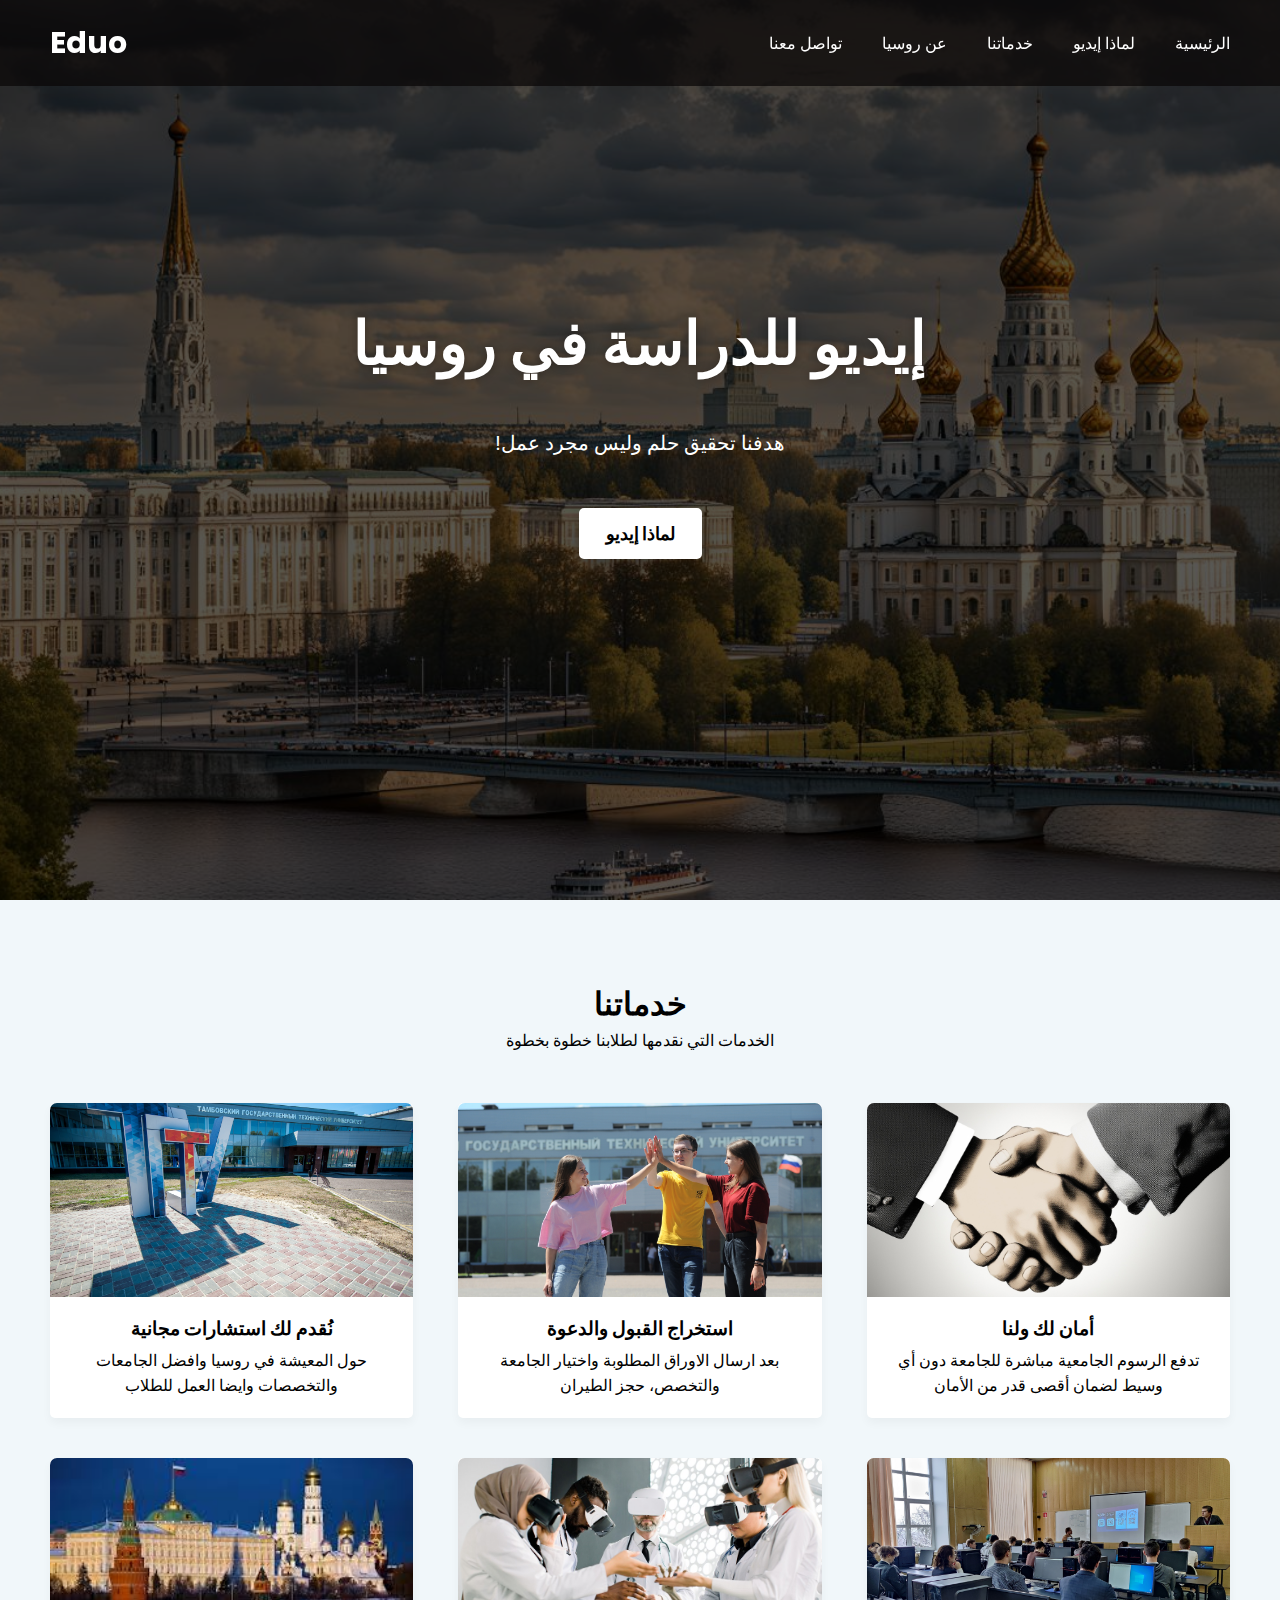
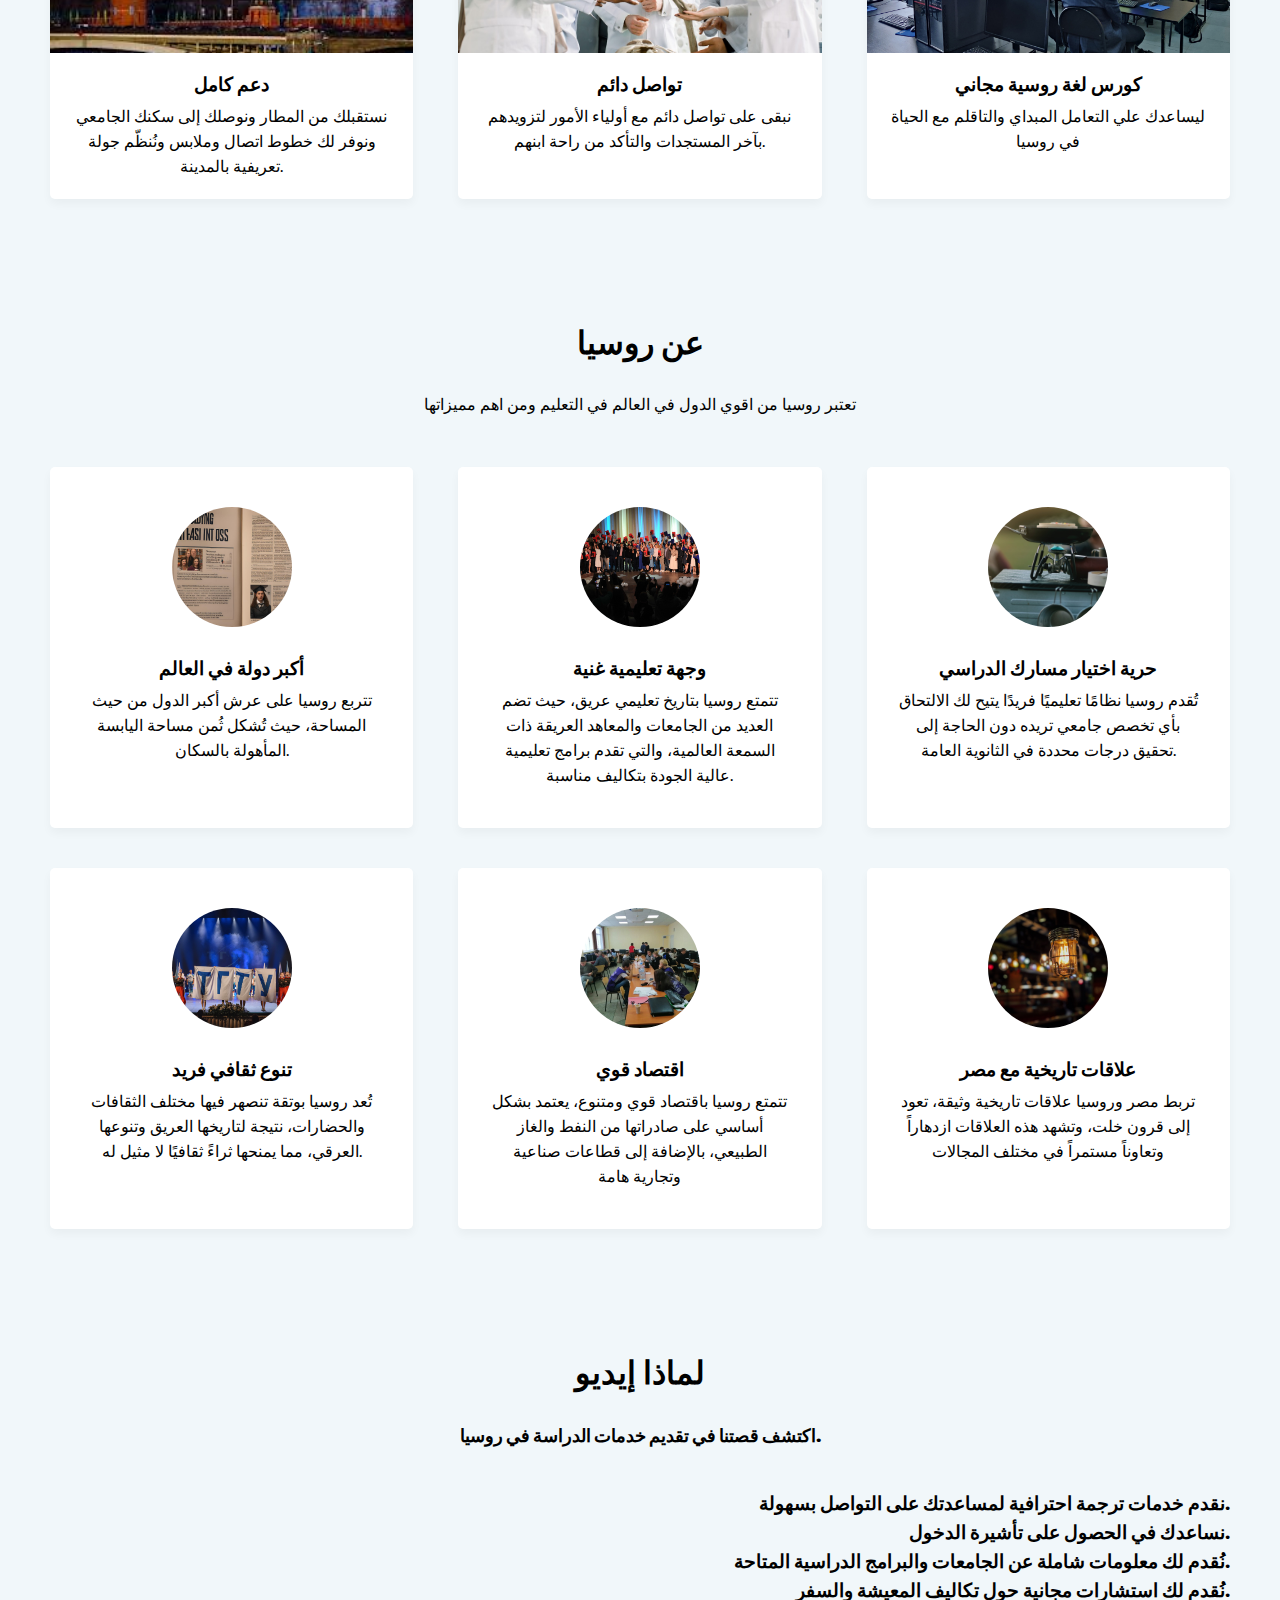
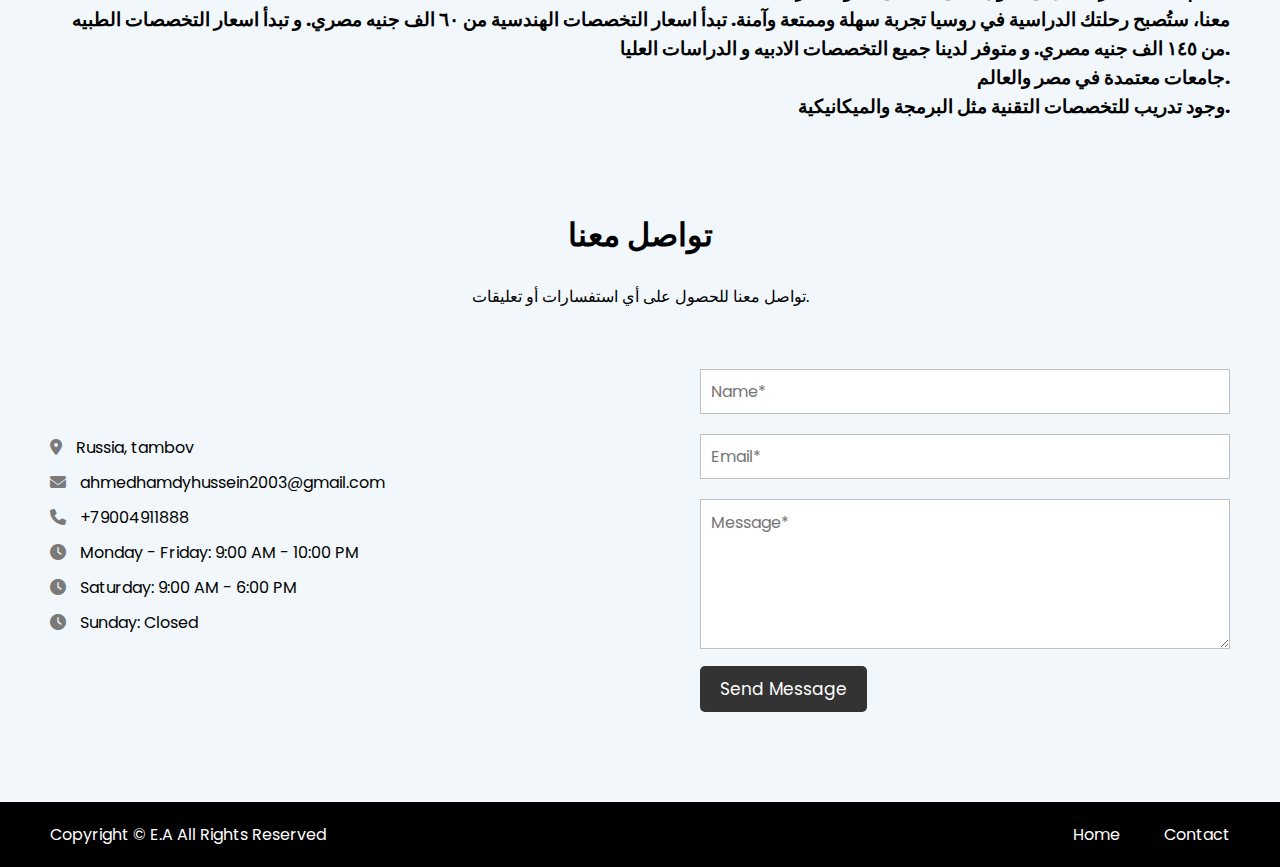
<file: index.html>
<!DOCTYPE html>
<html lang="ar-en-ru">
  <head>
    <meta name="google-site-verification" content="4rhst12IvTq_WxoGyLo-rx7gb-xY68kwZV7PD8Ib29M" />
    <meta charset="UTF-8" />
    <meta name="viewport" content="width=device-width, initial-scale=1.0">
    <meta name="keywords" content="تامبوف ,روسيا,الدراسة في روسيا">
    <title>Eduo</title>
    <link rel="stylesheet" href="style.css">
    <!-- Fontawesome Link for Icons -->
    <link rel="stylesheet" href="https://cdnjs.cloudflare.com/ajax/libs/font-awesome/6.3.0/css/all.min.css">
  </head>
  <body>
    <header>
      <nav class="navbar">
        <h2 class="Eduo"><a href="#">Eduo</a></h2>
        <input type="checkbox" id="menu-toggler">
        <label for="menu-toggler" id="hamburger-btn">
          <svg xmlns="http://www.w3.org/2000/svg" viewBox="0 0 24 24" fill="white" width="24px" height="24px">
            <path d="M0 0h24v24H0z" fill="none"/>
            <path d="M3 18h18v-2H3v2zm0-5h18V11H3v2zm0-7v2h18V6H3z"/>
          </svg>
        </label>
        <ul class="all-links">
          <li><a href="#home">تواصل معنا</a></li>
          <li><a href="#services">عن روسيا</a></li>
          <li><a href="#portfolio">خدماتنا</a></li>
          <li><a href="#about">لماذا إيديو</a></li>
          <li><a href="#contac"> الرئيسية</a></li>
        </ul>
      </nav>
    </header>

    <section class="homepage" id="home">
      <div class="content">
        <div class="text">
          <h1> إيديو للدراسة في روسيا</h1>
          <br>
          <p>!هدفنا تحقيق حلم وليس مجرد عمل</p>
      </div>
        <a href="#services">لماذا إيديو </a>
      </div>
    </section>


    <section class="portfolio" id="portfolio">
      <h2>خدماتنا</h2>
      <p>الخدمات التي نقدمها لطلابنا خطوة بخطوة</p>
      <ul class="cards">
       <li class="card">
          <img src="images/camping-3.jpg" alt="img">
          <h3>  نُقدم لك استشارات مجانية  </h3>
          <p> حول المعيشة في روسيا وافضل الجامعات والتخصصات وايضا العمل للطلاب</p>
        </li>
        <li class="card">
          <img src="images/camping-2.jpg" alt="img">
          <h3>استخراج القبول والدعوة  </h3>
          <p>بعد ارسال الاوراق المطلوبة واختيار الجامعة والتخصص، حجز الطيران </p>
        </li>
        <li class="card">
          <img src="images/camping-1.jpg" alt="img">
          <h3>أمان لك ولنا</h3>
          <p>تدفع الرسوم الجامعية مباشرة للجامعة دون أي وسيط لضمان أقصى قدر من الأمان</p>
        </li>
        <li class="card">
          <img src="images/camping-4.jfif" alt="img">
          <h3>دعم كامل</h3>
          <p>  نستقبلك من المطار ونوصلك إلى سكنك الجامعي ونوفر لك خطوط اتصال وملابس ونُنظّم جولة تعريفية بالمدينة.</p>
        </li>
        <li class="card">
          <img src="images/camping-5.jpg" alt="img">
          <h3>تواصل دائم</h3>
          <p> نبقى على تواصل دائم مع أولياء الأمور لتزويدهم بآخر المستجدات والتأكد من راحة ابنهم.</p>
        </li>
        <li class="card">
          <img src="images/camping-6.jpg" alt="img">
          <h3>كورس لغة روسية مجاني </h3>
          <p> ليساعدك علي التعامل المبداي والتاقلم مع الحياة في روسيا </p>
        </li>
      </ul>
    </section>

    <section class="services" id="services">
      <h2> عن روسيا</h2>
      <br>
      <p class="SPE">تعتبر روسيا من اقوي الدول في العالم في التعليم ومن اهم مميزاتها</p>
      <ul class="cards">
        <li class="card">
          <img src="images/tents.jpg" alt="img">
          <h3>أكبر دولة في العالم</h3>
          <p>تتربع روسيا على عرش أكبر الدول من حيث المساحة، حيث تُشكل ثُمن مساحة اليابسة المأهولة بالسكان.</p>
        </li>
        <li class="card">
          <img src="images/bags.jpg" alt="img">
          <h3>وجهة تعليمية غنية</h3>
          <p>تتمتع روسيا بتاريخ تعليمي عريق، حيث تضم العديد من الجامعات والمعاهد العريقة ذات السمعة
             العالمية، والتي تقدم برامج تعليمية عالية الجودة بتكاليف مناسبة.</p>
        </li>
        <li class="card">
          <img src="images/stoves.jpg" alt="img">
          <h3>حرية اختيار مسارك الدراسي</h3>
          <p>تُقدم روسيا نظامًا تعليميًا فريدًا يتيح لك الالتحاق بأي تخصص 
            جامعي تريده دون الحاجة إلى تحقيق درجات محددة في الثانوية العامة.</p>
        </li>
        <li class="card">
          <img src="images/back.jpg" alt="img">
          <h3>تنوع ثقافي فريد</h3>
          <p>تُعد روسيا بوتقة تنصهر فيها مختلف الثقافات والحضارات،
             نتيجة لتاريخها العريق وتنوعها العرقي، مما يمنحها ثراءً ثقافيًا لا مثيل له.</p>
        </li>
        <li class="card">
          <img src="images/chair.jpg" alt="img">
          <h3>اقتصاد قوي</h3>
          <p>تتمتع روسيا باقتصاد قوي ومتنوع، يعتمد بشكل أساسي على 
            صادراتها من النفط والغاز الطبيعي، بالإضافة إلى قطاعات صناعية وتجارية هامة</p>
        </li>
        <li class="card">
          <img src="images/light.jpg" alt="img">
          <h3>علاقات تاريخية مع مصر</h3>
          <p>تربط مصر وروسيا علاقات تاريخية وثيقة، تعود إلى قرون خلت، وتشهد هذه العلاقات ازدهاراً وتعاوناً مستمراً في مختلف المجالات</p>
        </li>
      </ul>
    </section>

    <!-- <section class="portfolio" id="portfolio">
      <h2>خدماتنا</h2>
      <p>الخدمات التي نقدمها لطلابنا خطوة بخطوة</p>
      <ul class="cards">
        <li class="card">
          <img src="images/camping-1.jpg" alt="img">
          <h3>أمان لك ولنا</h3>
          <p>تدفع الرسوم الجامعية مباشرة للجامعة دون أي وسيط لضمان أقصى قدر من الأمان</p>
        </li>
        <li class="card">
          <img src="images/camping-2.jpg" alt="img">
          <h3>استخراج القبول والدعوة  </h3>
          <p>بعد ارسال الاوراق المطلوبة واختيار الجامعة والتخصص، حجز الطيران </p>
        </li>
        <li class="card">
          <img src="images/camping-3.jpg" alt="img">
          <h3>  نُقدم لك استشارات مجانية  </h3>
          <p> حول المعيشة في روسيا وافضل الجامعات والتخصصات وايضا العمل للطلاب</p>
        </li>
        <li class="card">
          <img src="images/camping-4.jpg" alt="img">
          <h3>دعم كامل</h3>
          <p>  نستقبلك من المطار ونوصلك إلى سكنك الجامعي ونوفر لك خطوط اتصال وملابس ونُنظّم جولة تعريفية بالمدينة.</p>
        </li>
        <li class="card">
          <img src="images/camping-5.jpg" alt="img">
          <h3>تواصل دائم</h3>
          <p> نبقى على تواصل دائم مع أولياء الأمور لتزويدهم بآخر المستجدات والتأكد من راحة ابنهم.</p>
        </li>
        <li class="card">
          <img src="images/camping-6.jpg" alt="img">
          <h3>كورس لغة روسية مجاني </h3>
          <p> ليساعدك علي التعامل المبداي والتاقلم مع الحياة في روسيا </p>
        </li>
      </ul>
    </section> -->

    <section class="about" id="about">
      <h2>لماذا إيديو</h2>
      <br>
      <p>اكتشف قصتنا في تقديم خدمات الدراسة في روسيا.</p>
      <div class="row company-info">
        <h3>
             نقدم خدمات ترجمة احترافية لمساعدتك على التواصل بسهولة.
          <br>نساعدك في الحصول على تأشيرة الدخول.
          <br>نُقدم لك معلومات شاملة عن الجامعات والبرامج الدراسية المتاحة.
          <br> نُقدم لك استشارات مجانية حول تكاليف المعيشة والسفر.
          <br>معنا، ستُصبح رحلتك الدراسية في روسيا تجربة سهلة وممتعة وآمنة.

تبدأ اسعار التخصصات الهندسية من ٦٠ الف جنيه مصري.     و تبدأ اسعار التخصصات الطبيه من ١٤٥ الف جنيه مصري. 
و متوفر لدينا جميع التخصصات الادبيه و الدراسات العليا.<br>
جامعات معتمدة في مصر والعالم.<br>
وجود تدريب للتخصصات التقنية مثل البرمجة والميكانيكية.
        </h3>
      </div>
      <!-- <div class="row mission-vision">
        <h3>Our Mission</h3>
        <p> </p>
        <h3>Our Vision</h3>
        <p></p>
      </div>
      <div class="row team">
        <h3>فريقنا</h3>
        <ul>
          <li>John Doe - Founder and CEO</li>
          <li>Jane Smith - Gear Specialist</li>
          <li>Mark Johnson - Customer Representative</li>
          <li>Sarah Brown - Operations Manager</li>
        </ul>
      </div> -->
    </section>

    <section class="contact" id="contact">
      <h2>تواصل معنا</h2>
      <BR>
      <p>تواصل معنا للحصول على أي استفسارات أو تعليقات.</p>
      <div class="row">
        <div class="col information">
          <div class="contact-details">
            <p><i class="fas fa-map-marker-alt"></i> Russia, tambov</p>
            <p><i class="fas fa-envelope"></i> ahmedhamdyhussein2003@gmail.com</p>
            <p><i class="fas fa-phone"></i> +79004911888</p>
            <p><i class="fas fa-clock"></i> Monday - Friday: 9:00 AM - 10:00 PM</p>
            <p><i class="fas fa-clock"></i> Saturday: 9:00 AM - 6:00 PM</p>
            <p><i class="fas fa-clock"></i> Sunday: Closed</p>
            <!-- <p><i class="fas fa-globe"></i> www.codingenpalweb.com</p> -->
          </div>          
        </div>
        <div class="col form">
          <form>
            <input type="text" placeholder="Name*" required>
            <input type="email" placeholder="Email*" required>
            <textarea placeholder="Message*" required></textarea>
            <button id="submit" type="submit">Send Message</button>
          </form>
        </div>
      </div>
    </section>

    <footer>
      <div>
        <span>Copyright © E.A All Rights Reserved</span>
        <span class="link">
            <a href="#">Home</a>
            <a href="#contact">Contact</a>
        </span>
      </div>
    </footer>

  </body>
</html>
</file>
<file: style.css>
@import url("https://fonts.googleapis.com/css2?family=Poppins:wght@200;300;400;500;600;700&display=swap");

* {
  margin: 0;
  padding: 0;
  box-sizing: border-box;
  font-family: "Poppins", sans-serif;
}

html {
  scroll-behavior: smooth;
}

body {
  background: #f0f6fae8;
}

header {
  position: fixed;
  top: 0;
  left: 0;
  z-index: 5;
  width: 100%;
  display: flex;
  justify-content: center;
  background: #090707bb;
}

.navbar {
  display: flex;
  padding: 0 10px;
  max-width: 1200px;
  width: 100%;
  align-items: center;
  justify-content: space-between;
}

.navbar input#menu-toggler {
  display: none;
}

.navbar #hamburger-btn {
  cursor: pointer;
  display: none;
}

.navbar .all-links {
  display: flex;
  align-items: center;
}

.navbar .all-links li {
  position: relative;
  list-style: none;
}

.navbar .Eduo a {
  display: flex;
  align-items: center;
  margin-left: 0;
  font-size: 30px;
}

header a, footer a {
  margin-left: 40px;
  text-decoration: none;
  color: #fff;
  height: 100%;
  padding: 20px 0;
  display: inline-block;
}

header a:hover, footer a:hover {
  color: #ddd;
}

.homepage {
  height: 100vh;
  width: 100%;
  position: relative;
  background: url("images/home-bg.jpg");
  background-position: center 65%;
  background-size: cover;
}

.homepage::before {
  content: "";
  position: absolute;
  left: 0;
  top: 0;
  height: 100%;
  width: 100%;
  background: rgba(0, 0, 0, 0.653);
}

.homepage .content {
  display: flex;
  height: 85%;
  z-index: 3;
  align-items: center;
  justify-content: center;
  flex-direction: column;
}

.homepage .content h1 {
  font-size: 60px;
  font-weight: 700;
  margin-bottom: 10px;
}

.homepage .content .text {
  margin-bottom: 50px;
  color: #fff;
  font-size: 20px;
  text-align: center;
  text-shadow: 0px 0px 10px rgba(0, 0, 0, 0.3);
}

.content a {
  color: #000;
  display: block;
  text-transform: uppercase;
  font-size: 18px;
  font-weight: 800;
  margin: 0 10px;
  padding: 10px 25px;
  border-radius: 5px;
  background: #fff;
  border: 2px solid #fff;
  transition: 0.4s ease;
  box-shadow: 0 10px 20px rgba(0, 0, 0, 0.3);
  text-decoration: none;
}

.content a:hover {
  color: #fff;
  background: rgba(255,255,255,0.3);
}

section {
  display: flex;
  align-items: center;
  flex-direction: column;
  padding: 80px 0 0;
}

section h2 {
  font-size: 2rem;
}

section > p {
  text-align: center;
}

section .cards {
  display: flex;
  flex-wrap: wrap;
  max-width: 1200px;
  margin-top: 50px;
  padding: 0 10px;
  justify-content: space-between;
}

section.about {
  margin: 0 auto;
  max-width: 1200px;
}

.about .company-info {
  margin-top: 20px;
}

.about h3 {
  margin: 20px 0px 10px;
  text-align: right;

}

.about p {

  font-size: 18px;
  font-weight: 800;
}

.about .team {
  text-align: left;
  width: 100%;
}

.about .team ul {
  padding-left: 20px;
}

section .cards .card {
  background: #fff;
  padding: 40px 15px;
  list-style: none;
  border-radius: 5px;
  box-shadow: 0px 5px 10px rgba(0, 0, 0, 0.04);
  margin-bottom: 40px;
  width: calc(100% / 3 - 30px);
  text-align: center;
}

.portfolio .cards .card {
  padding: 0 0 20px;
}

.services .card img {
  width: 120px;
  height: 120px;
  margin-bottom: 20px;
  border-radius: 100%;
  object-fit: cover;
}

.portfolio .card img {
  width: 100%;
  padding-bottom: 10px;
  aspect-ratio: 16 / 9;
  object-fit: cover;
  border-radius: 7px;
}

.cards .card p {
  padding: 0 15px;
  margin-top: 5px;
}

.about .row {
  padding: 0 10px;
}

.contact .row {
  margin: 60px 0 90px;
  display: flex;
  max-width: 1200px;
  width: 100%;
  align-items: center;
  justify-content: space-between;
}

.contact .row .col {
  padding: 0 10px;
  width: calc(100% / 2 - 50px);
}

.contact .col p {
  margin-bottom: 10px;
}

.contact .col p i {
  color: #7a7a7a;
  margin-right: 10px;
}

.contact form input {
  height: 45px;
  margin-bottom: 20px;
  padding: 10px;
  width: 100%;
  font-size: 16px;
  outline: none;
  border: 1px solid #bfbfbf;
}

.contact form textarea {
  padding: 10px;
  width: 100%;
  font-size: 16px;
  height: 150px;
  outline: none;
  resize: vertical;
  border: 1px solid #bfbfbf;
}

.contact form button {
  margin-top: 10px;
  padding: 10px 20px;
  font-size: 17px;
  color: #fff;
  border: none;
  cursor: pointer;
  border-radius: 5px;
  background: #333;
  transition: 0.2s ease;
}

.contact form button:hover {
  background: #525252;
}

footer {
  width: 100%;
  display: flex;
  justify-content: center;
  background: #000;
  padding: 20px 0;
}

footer div {
  padding: 0 10px;
  max-width: 1200px;
  width: 100%;
  display: flex;
  justify-content: space-between;
}

footer span {
  color: #fff;
}

footer a {
  padding: 0;
}

@media screen and (max-width: 860px) {
  .navbar .all-links {
    position: fixed;
    left: -100%;
    width: 300px;
    display: block;
    height: 100vh;
    top: 75px;
    background: #333;
    transition: left 0.3s ease;
  }

  .navbar #menu-toggler:checked~.all-links {
    left: 0;
  }

  .navbar .all-links li {
    font-size: 18px;
  }

  .navbar #hamburger-btn {
    display: block;
  }

  section > p {
    text-align: center;
  }

  section .cards .card {
    width: calc(100% / 2 - 15px);
    margin-bottom: 30px;
  }

  .homepage .content h1 {
    font-size: 40px;
    font-weight: 700;
    margin-bottom: 10px;
  }

  .homepage .content .text {
    font-size: 17px;
  }

  .content a {
    font-size: 17px;
    padding: 9px 20px;
  }

  .contact .row {
    flex-direction: column;
  }

  .contact .row .col {
    width: 100%;
  }

  .contact .row .col:last-child {
    margin-top: 40px;
  }

  footer a {
    height: 0;
  }
}

@media screen and (max-width: 560px) {
  section .cards .card {
    width: 100%;
    margin-bottom: 30px;
  }
}
</file>
